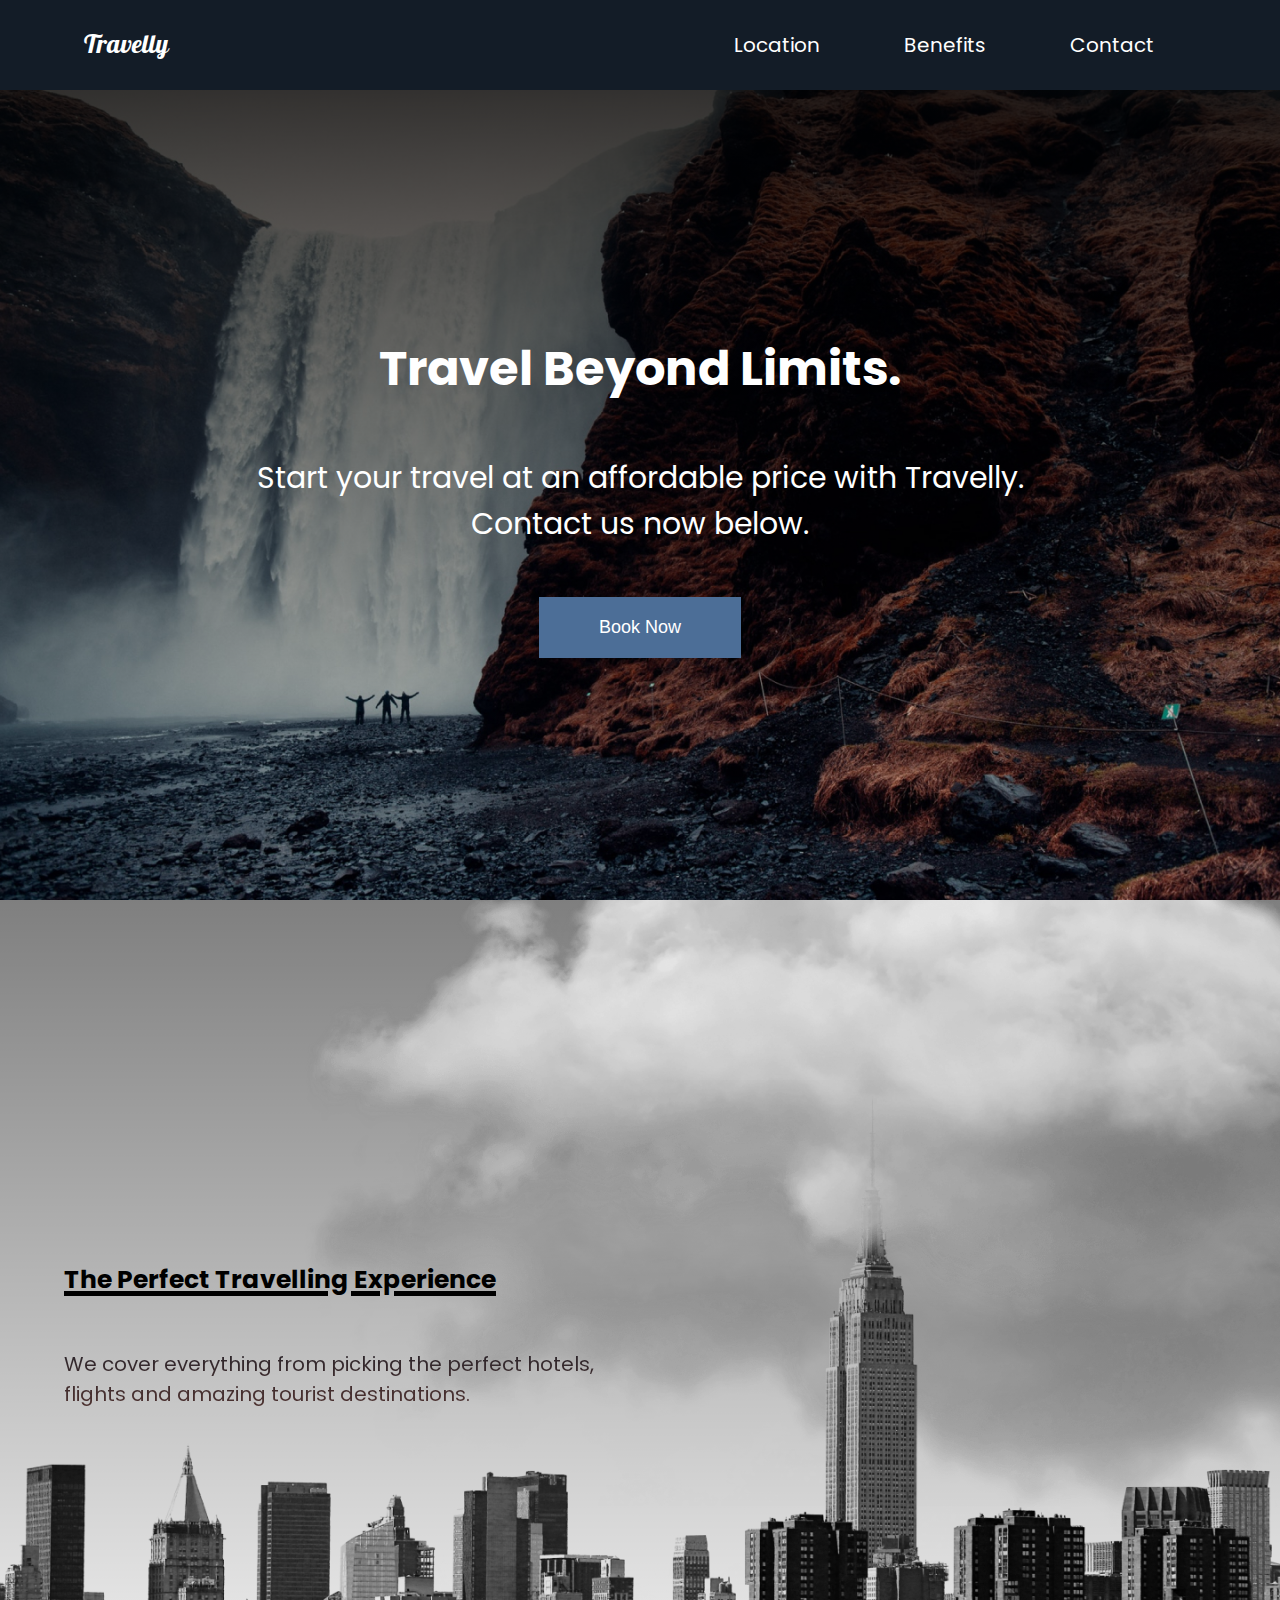
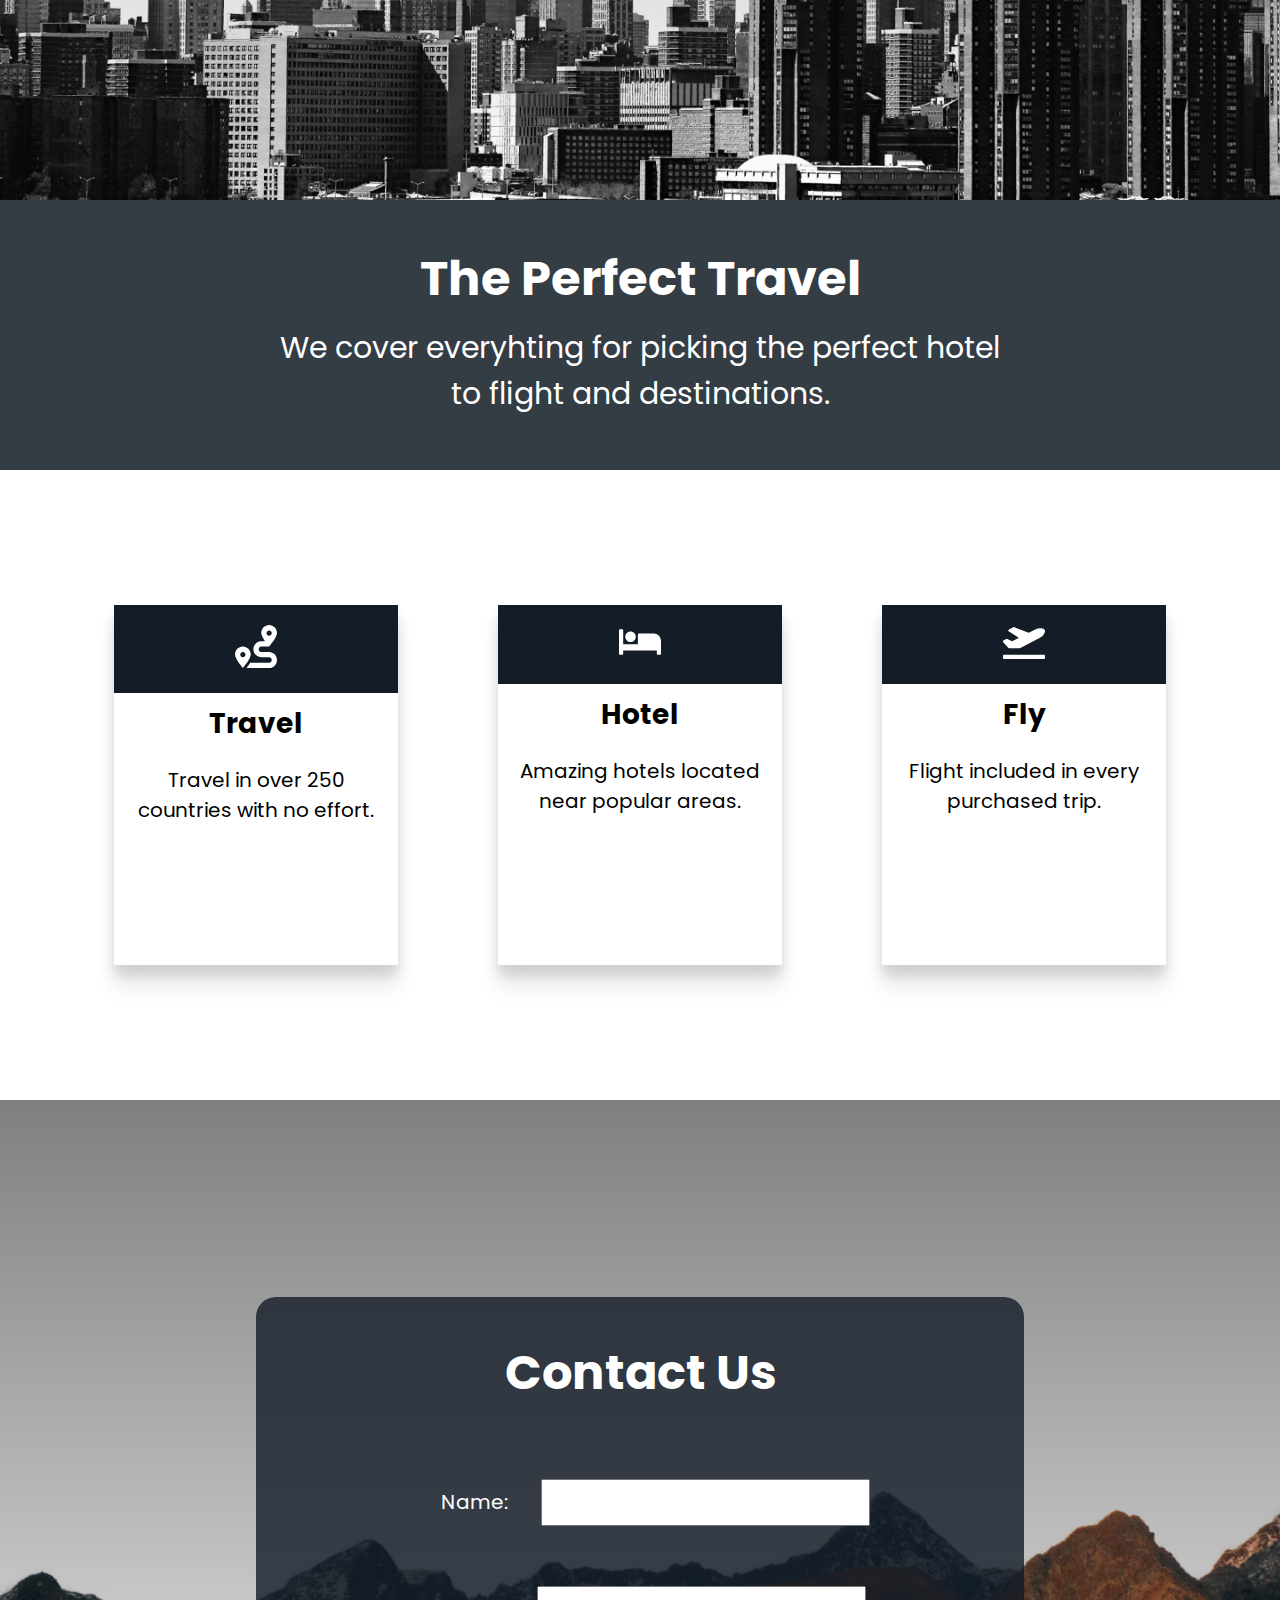
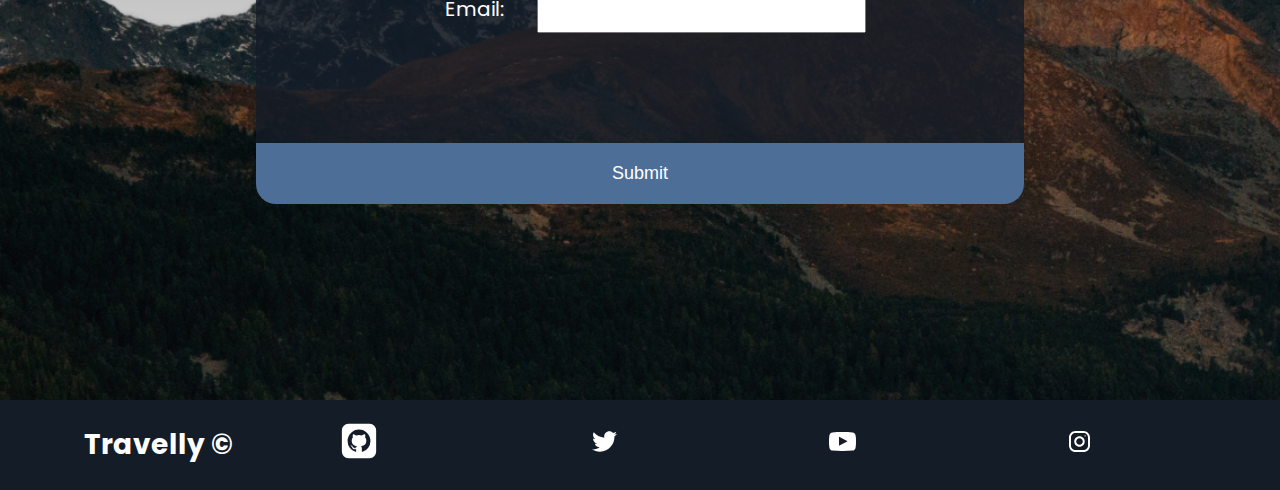
<file: index.html>
<!DOCTYPE html>
<html lang="en">

    <head>
        <meta charset="UTF-8" />
        <meta http-equiv="X-UA-Compatible" content="IE=edge" />
        <meta name="viewport" content="width=device-width, initial-scale=1.0">
        <meta name="description" content="Travel is a travel agency website that helps you pick out your vacations." />

        <meta name="robots" content="index,follow" />
        <link rel="icon" href="./icons/travel.svg" />
        <link rel="preconnect" href="https://fonts.googleapis.com">
        <link rel="preconnect" href="https://fonts.gstatic.com" crossorigin>
        <link href="https://fonts.googleapis.com/css2?family=Pattaya&family=Poppins:wght@400;500&display=swap"
            rel="stylesheet">
        <link rel="stylesheet" href="./style.css" />
        <title>Travelly | Travelling Agency</title>
    </head>

    <body>
        <!--Nav Section Start-->
        <header class="main-head">
            <nav>
                <h1 id="Logo">
                    <a href="#">
                        Travelly
                    </a>
                </h1>
                <ul>
                    <li><a href="#locations">Location</a></li>
                    <li><a href="#benefits">Benefits</a></li>
                    <li><a href="#contact">Contact</a></li>
                </ul>
            </nav>
        </header>
        <!--Nav Section Ends-->
       
        <main>
        <!--Hero Section Start-->
        <section class="hero">
            <h2>Travel Beyond Limits.</h2>
            <h3>
                Start your travel at an affordable price with Travelly.<br> Contact us now below.
            </h3>
                <a href="./book_now.html">
                   <button>
                        Book Now
                   </button>
                </a>
        </section>
        <!--Hero Section Ends-->

        <!--City Section Start-->
        <section id="locations">
            <header class="locations-head">
                <img src="./img/cloud.png" class="moving-cloud-1 cloud" />
                <img src="./img/cloud.png" class="moving-cloud-2 cloud" />
                <h2>The Perfect Travelling Experience</h2>
                <h3>We cover everything from picking the perfect hotels, <br />
                flights and amazing tourist destinations.</h3>
            </header>
        </section>
        <!--City Section Ends-->
        
        <!--Benefits Section-->
        <section id="benefits">
            <header class="benefits-head">
                <h2>The Perfect Travel</h2>
                <h3>
                    We cover everyhting for picking the perfect hotel <br />
                    to flight and destinations.
                </h3>
            </header>
            <div class="cards">
                <div class="card">
                    <div class="card-icon">
                        <img src="./icons/route-solid.svg" alt="">
                    </div>
                    <h4>Travel</h4>
                    <p>Travel in over 250 countries with no effort.</p>
                </div>
                <div class="card">
                    <div class="card-icon">
                        <img src="./icons/bed-solid.svg" alt="">
                    </div>
                    <h4>Hotel</h4>
                    <p>Amazing hotels located near popular areas.</p>
                </div>
                <div class="card">
                    <div class="card-icon">
                        <img src="./icons/plane-departure-solid.svg" alt="">
                    </div>
                    <h4>Fly</h4>
                    <p>Flight included in every purchased trip.</p>
                </div>
            </div>
        </section>
        <!--Benefits Section Ends-->
        
        <!--Contact Section-->
        <section id="contact">
            <div class="form-wrapper">
                <header class="form-head">
                    <h2>Contact Us</h2>
                </header>
                <form action="https://formspree.io/f/xnqlzbll" method="POST">
                    <div class="name-form">
                        <label for="name">Name:</label>
                        <input id="name" type="text" name="name" required />
                    </div>
                    <div class="email-form">
                        <label for="email">Email:</label>
                        <input id="email" type="email" name="_replyto" required>
                    </div>
                    <button value="send" type="submit">Submit</button>
                </form>
            </div>
        </section>
        <!--Contact Section end-->
        </main>

        <footer>
            <div class="footer-wrapper">
                <h5>
                    <a href="#">
                        Travelly &copy;
                    </a>
                </h5>
                <ul>
                    <li>
                        <a href="https://github.com/leobarrientos02" title="github-profile" target="_blank" rel="noopener noreferrer">
                            <img id="github" src="./icons/github-square.svg" alt="github-profile">
                        </a>
                    </li>  
                    <li>
                        <a href="https://twitter.com/L3O_BARRI3nT0S" title="twitter-social-media" target="_blank" rel="noopener noreferrer">
                            <img src="./icons/twitter.svg" alt="twitter-social-media">
                        </a>
                    </li>
                    <li>
                        <a href="https://www.youtube.com/channel/UCnLwo3-caCdv6eOjGzJ0eEg" title="youtube-social-media" target="_blank" rel="noopener noreferrer">
                            <img src="./icons/youtube.svg" alt="youtube-social-media">
                        </a>
                    </li>
                    <li>
                        <a href="https://www.instagram.com/leo_barrientos182/" title="instagram-social-media" target="_blank" rel="noopener noreferrer">
                            <img src="./icons/instagram.svg" alt="instagram-social-media">
                        </a>
                    </li>
                </ul>
            </div>
        </footer>
    </body>

</html>
</file>
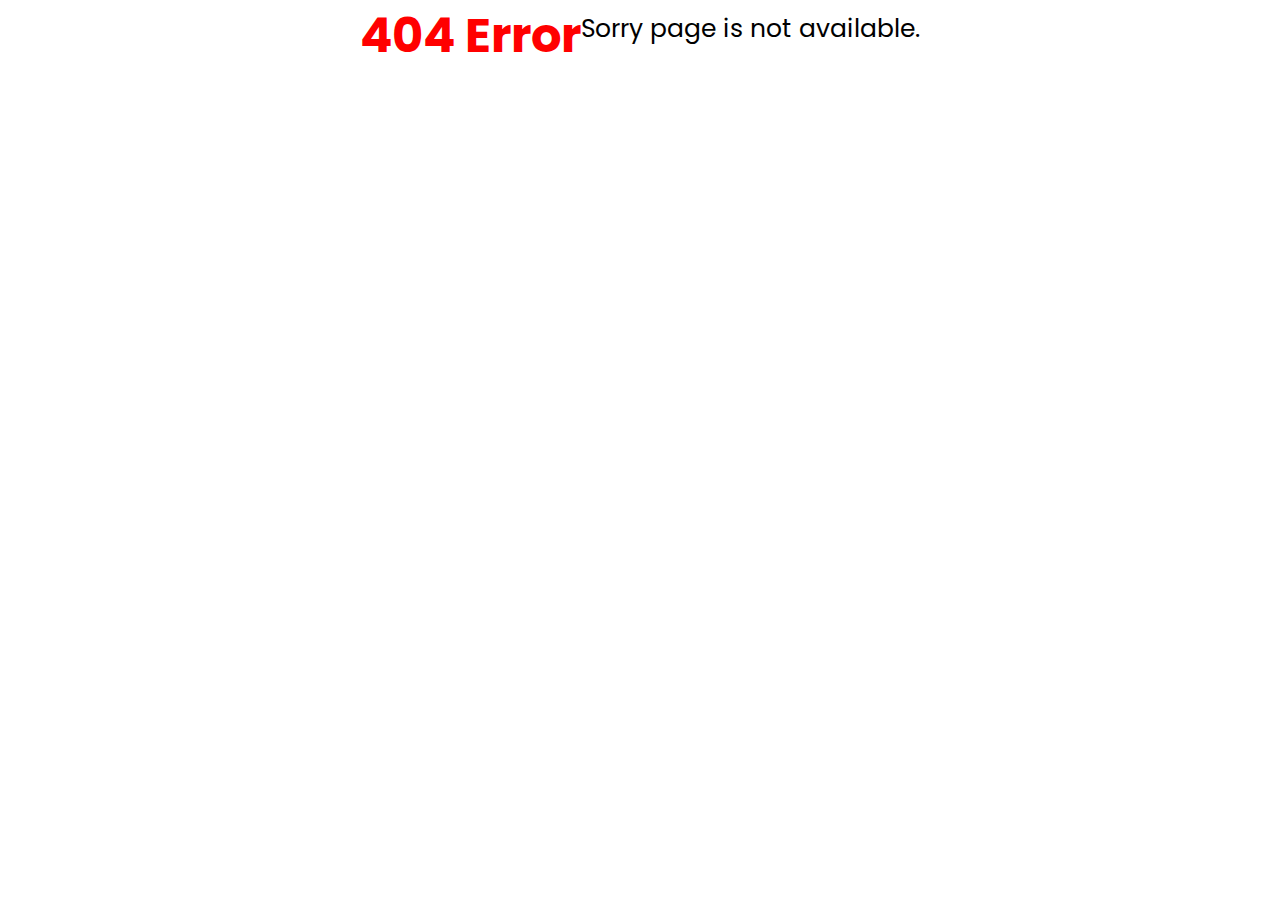
<file: book_now.html>
<!DOCTYPE html>
<html lang="en">
    <head>
        <meta charset="UTF-8" />
        <meta http-equiv="X-UA-Compatible" content="IE=edge" />
        <meta name="viewport" content="width=device-width, initial-scale=1.0">
        <meta name="description" content="Travel is a travel agency website that helps you pick out your vacations." />

        <meta name="robots" content="index,follow" />
        <link rel="icon" href="./icons/travel.svg" />
        <link rel="preconnect" href="https://fonts.googleapis.com">
        <link rel="preconnect" href="https://fonts.gstatic.com" crossorigin>
        <link href="https://fonts.googleapis.com/css2?family=Pattaya&family=Poppins:wght@400;500&display=swap"
            rel="stylesheet">
        <link rel="stylesheet" href="./style.css" />
        <title>Travelly | Travelling Agency</title>
    </head>
<body>
    <div class="error">
        <h2>404 Error</h2>
        <h3>Sorry page is not available.</h3>
    </div>

</body>
</html>
</file>
<file: style.css>
/*Global style */
* {
  margin: 0;
  padding: 0;
  box-sizing: border-box;
}

html {
  font-size: 62.5%;
}
body {
  font-family: "Poppins", sans-serif;
}

h1 {
  font-size: 2.6rem;
}
li,
button,
label,
input,
p {
  font-size: 2rem;
}
h2 {
  font-size: 4.8rem;
}
h3 {
  font-size: 3rem;
  font-weight: normal;
}
h4,
h5 {
  font-size: 2.8rem;
}
a {
  color: white;
  text-decoration: none;
}
button {
  padding: 2rem 6rem;
  background: #4c6e97;
  border: none;
  color: white;
  font-size: 1.8rem;
  cursor: pointer;
}

button:hover {
  background: #27394e;
}

/* Nav section with Hero */

.main-head {
  background-color: #131c27;
  color: white;
  position: sticky;
  top: 0px;
  z-index: 3;
}
nav {
  display: flex;
  width: 90%;
  margin: auto;
  padding: 2rem;
  min-height: 10vh;
  align-items: center;
  flex-wrap: wrap;
}

nav ul {
  display: flex;
  flex: 1 1 40rem;
  justify-content: space-around;
  align-items: center;
  list-style: none;
}
#Logo {
  flex: 2 1 40rem;
  font-family: "Pattaya", sans-serif;
  font-weight: 400;
}

.hero {
  min-height: 90vh;
  background: linear-gradient(rgba(0, 0, 0, 0.8), transparent),
    url("./img/landing-page.jpg");
  background-repeat: no-repeat;
  background-size: cover;
  background-position: center;
  color: white;
  display: flex;
  flex-direction: column;
  justify-content: center;
  align-items: center;
  text-align: center;
}
.hero h3 {
  padding: 5rem;
}

/* The location sections */
#locations {
  min-height: 100vh;
  background: linear-gradient(rgba(0, 0, 0, 0.5), transparent),
    url("./img/new-york-page.png");
  background-size: cover;
  background-position: center;
  display: flex;
  align-items: center;
  position: relative;
  overflow: hidden;
}

.locations-head {
  width: 90%;
  margin: auto;
  /*Testing margin width
  background: lightblue;
  */
}

.locations-head h2 {
  font-size: 2.5rem;
  padding: 1rem 0rem;
  text-decoration: underline;
  text-decoration-thickness: 0.5rem;
}

.locations-head h3 {
  font-size: 2rem;
  padding: 4rem 0rem;
  background: linear-gradient(#131c27, #663b34);
  background-clip: text;
  -webkit-text-fill-color: transparent;
}

/*Clouds */
.cloud {
  position: absolute;
  top: 0%;
  right: 0%;
}

.moving-cloud-1 {
  opacity: 0.9;
  animation: cloudAnimation 4s infinite alternate ease-in-out;
}

.moving-cloud-2 {
  top: 20%;
  z-index: -1;
  opacity: 0.6;
  animation: cloudAnimation 5s infinite alternate ease-in-out;
}

@keyframes cloudAnimation {
  from {
    transform: translate(10%, -10%);
  }
  to {
    transform: translate(0%, 0%);
  }
}

/*The Benefits Section */
.benefits-head {
  background: #343c44;
  padding: 3rem;
  min-height: 30vh;
  display: flex;
  flex-direction: column;
  justify-content: center;
  align-items: center;
  color: white;
  text-align: center;
}

.benefits-head h3 {
  padding: 1rem;
}

.cards {
  width: 90%;
  margin: auto;
  display: flex;
  min-height: 70vh;
  align-items: center;
  flex-wrap: wrap;
}

.card {
  /*TEST: background: chocolate; */
  text-align: center;
  flex: 1 1 25rem;
  min-height: 40vh;
  margin: 2rem 5rem;
  box-shadow: 0px 10px 10px rgba(0, 0, 0, 0.1), 0px 20px 20px rgba(0, 0, 0, 0.1);
}

.card img {
  max-width: 15%;
  margin: 2rem;
}

.card-icon {
  background: #131c27;
}

.card h4,
.card p {
  padding: 1rem;
}

/*Contact Section */
#contact {
  min-height: 100vh;
  background: linear-gradient(rgba(0, 0, 0, 0.5), transparent),
    url("./img/contact-mountain.png");
  background-size: cover;
  background-repeat: no-repeat;
  display: flex;
  align-items: center;
  justify-content: center;
}

.form-wrapper {
  background: rgba(19, 28, 39, 0.8);
  width: 60%;
  color: white;
  border-radius: 20px;
}

.form-head {
  text-align: center;
  padding: 4rem;
}

.name-form,
.email-form {
  padding: 3rem;
  text-align: center;
}

.form-wrapper label {
  margin: 0rem 3rem;
}

.form-wrapper button {
  width: 100%;
  padding: 2rem;
  margin-top: 8rem;
  border-bottom-left-radius: 20px;
  border-bottom-right-radius: 20px;
}

.form-wrapper input {
  padding: 1rem 3rem;
}

/*Footer Section */
footer {
  color: white;
  background: rgba(19, 28, 39, 1);
}

.footer-wrapper {
  display: flex;
  padding: 2rem;
  width: 90%;
  margin: auto;
  align-items: center;
  min-height: 10vh;
  flex-wrap: wrap;
}

footer ul {
  display: flex;
  list-style: none;
  flex: 1 1 40rem;
  justify-content: space-around;
  align-items: center;
}
#github {
  object-fit: cover;
  width: 4rem;
  height: 4rem;
}

/*Button Focus */
button:focus {
  background: #2c3f57;
  outline-style: solid;
}

/*Error */
.error {
  display: flex;
  text-align: center;
  justify-content: center;
  margin: auto;
}
.error h2 {
  color: red;
}

.error h3 {
  font-size: 2.5rem;
  padding: 1rem 0rem;
}

/* The media query */
@media screen and (max-width: 932px) {
  html {
    font-size: 45%;
  }
  nav {
    text-align: center;
  }
  #Logo {
    padding: 2rem;
  }
  .cloud {
    height: 40rem;
  }
  .moving-cloud-1 {
    z-index: -1;
  }
  .moving-cloud-2 {
    z-index: -2;
  }
  .locations-head h3 {
    padding: 4rem;
    width: 50%;
    background: rgba(19, 28, 39, 0.9);
    -webkit-text-fill-color: white;
  }
  .form-wrapper {
    width: 100%;
  }
  footer {
    text-align: center;
  }
  footer h5 {
    padding-bottom: 3rem;
  }
}
</file>
